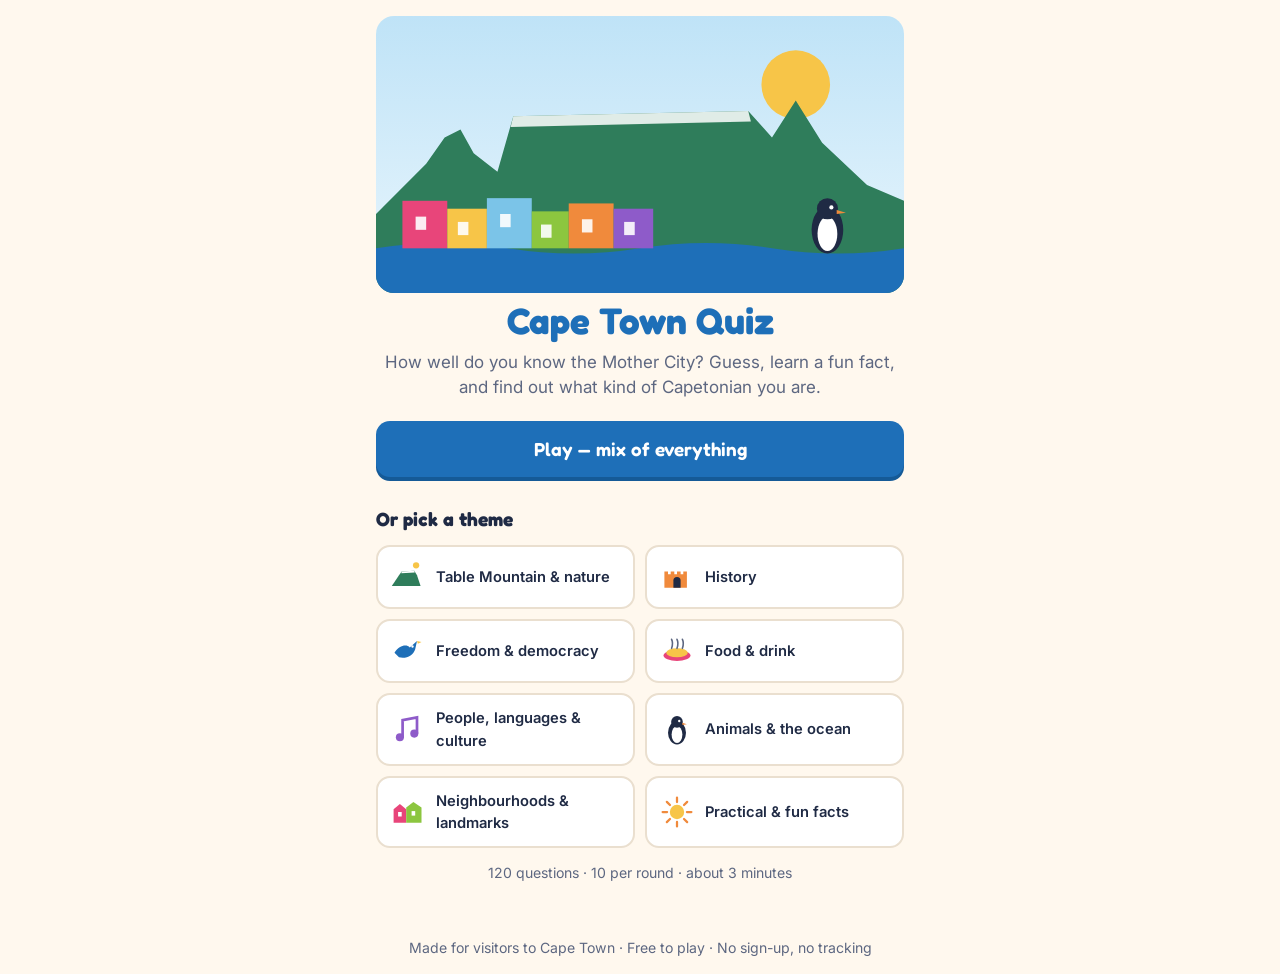
<file: index.html>
<!doctype html>
<html lang="en">
<head>
  <meta charset="utf-8">
  <meta name="viewport" content="width=device-width, initial-scale=1, viewport-fit=cover">
  <title>Cape Town Quiz</title>
  <meta name="description" content="A fun multiple choice quiz for visitors to Cape Town. Play and learn about the Mother City.">
  <meta name="theme-color" content="#1E6FB8">
  <link rel="icon" href="favicon.svg" type="image/svg+xml">
  <link rel="preconnect" href="https://fonts.googleapis.com">
  <link rel="preconnect" href="https://fonts.gstatic.com" crossorigin>
  <link href="https://fonts.googleapis.com/css2?family=Fredoka:wght@500;600;700&family=Inter:wght@400;500;600&display=swap" rel="stylesheet">
  <link rel="stylesheet" href="style.css">
</head>
<body>
  <main id="app" aria-live="polite">

    <!-- START SCREEN -->
    <section id="screen-start" class="screen active">
      <div class="hero">
        <svg class="hero-art" viewBox="0 0 400 210" aria-hidden="true">
          <circle cx="318" cy="52" r="26" fill="var(--sun)"/>
          <!-- Lion's Head, Table Mountain, Devil's Peak -->
          <path d="M0 150 L38 112 L52 92 L64 86 L74 104 L92 118 L104 76 L282 72 L300 92 L318 64 L338 96 L372 128 L400 140 L400 210 L0 210 Z" fill="var(--mountain)"/>
          <path d="M104 76 L282 72 L284 80 L102 84 Z" fill="#fff" opacity=".85"/>
          <!-- sea -->
          <path d="M0 176 Q50 168 100 176 T200 176 T300 176 T400 176 L400 210 L0 210 Z" fill="var(--ocean)"/>
          <!-- Bo-Kaap houses -->
          <g>
            <rect x="20"  y="140" width="34" height="36" fill="var(--pink)"/>
            <rect x="54"  y="146" width="30" height="30" fill="var(--sun)"/>
            <rect x="84"  y="138" width="34" height="38" fill="#7BC4E8"/>
            <rect x="118" y="148" width="28" height="28" fill="var(--lime)"/>
            <rect x="146" y="142" width="34" height="34" fill="var(--orange)"/>
            <rect x="180" y="146" width="30" height="30" fill="var(--purple)"/>
            <g fill="#fff" opacity=".9">
              <rect x="30" y="152" width="8" height="10"/><rect x="62" y="156" width="8" height="10"/>
              <rect x="94" y="150" width="8" height="10"/><rect x="125" y="158" width="8" height="10"/>
              <rect x="156" y="154" width="8" height="10"/><rect x="188" y="156" width="8" height="10"/>
            </g>
          </g>
          <!-- penguin -->
          <g transform="translate(330 140)">
            <ellipse cx="12" cy="22" rx="12" ry="18" fill="var(--ink)"/>
            <ellipse cx="12" cy="25" rx="7.5" ry="13" fill="#fff"/>
            <circle cx="12" cy="6" r="8" fill="var(--ink)"/>
            <circle cx="15" cy="5" r="1.6" fill="#fff"/>
            <path d="M19 7 L26 9 L19 10 Z" fill="var(--orange)"/>
          </g>
        </svg>
        <h1>Cape Town Quiz</h1>
        <p class="lead">How well do you know the Mother City? Guess, learn a fun fact, and find out what kind of Capetonian you are.</p>
      </div>

      <button id="btn-play-mix" class="btn btn-primary btn-big">Play — mix of everything</button>

      <h2 class="section-title">Or pick a theme</h2>
      <div id="theme-list" class="theme-grid"></div>

      <p id="best-score" class="small muted center"></p>
    </section>

    <!-- QUESTION SCREEN -->
    <section id="screen-question" class="screen">
      <header class="q-header">
        <button id="btn-home" class="btn-link" aria-label="Back to start">← Home</button>
        <span id="q-counter" class="small muted"></span>
        <span id="q-score" class="score-pill"></span>
      </header>
      <div class="progress" aria-hidden="true"><div id="progress-bar"></div></div>

      <div class="card">
        <div class="q-meta">
          <span id="q-theme" class="tag"></span>
          <span id="q-level" class="level"></span>
        </div>
        <h2 id="q-text" class="q-text"></h2>
        <div id="answers" class="answers"></div>
      </div>

      <div id="feedback" class="feedback" hidden>
        <p id="feedback-title" class="feedback-title"></p>
        <p class="dyk-label">Did you know?</p>
        <p id="feedback-fact"></p>
        <p id="feedback-tip" class="tip" hidden></p>
        <button id="btn-next" class="btn btn-primary btn-big">Next question →</button>
      </div>
    </section>

    <!-- RESULT SCREEN -->
    <section id="screen-result" class="screen">
      <div class="card center result-card">
        <div id="result-badge" class="badge" aria-hidden="true"></div>
        <p class="small muted">You scored</p>
        <p id="result-score" class="result-score"></p>
        <h2 id="result-title" class="result-title"></h2>
        <p id="result-text"></p>
        <p id="result-best" class="small muted"></p>
      </div>

      <h2 class="section-title">3 things you learned</h2>
      <ol id="result-facts" class="fact-list"></ol>

      <div class="button-stack">
        <button id="btn-again" class="btn btn-primary btn-big">Play again</button>
        <button id="btn-themes" class="btn btn-secondary">Try another theme</button>
        <button id="btn-share" class="btn btn-secondary">Share my score</button>
        <p id="share-msg" class="small muted center" hidden></p>
      </div>
    </section>

  </main>

  <div id="confetti" aria-hidden="true"></div>

  <footer class="footer small muted">
    Made for visitors to Cape Town · Free to play · No sign-up, no tracking
  </footer>

  <script src="questions.js"></script>
  <script src="app.js"></script>
</body>
</html>
</file>
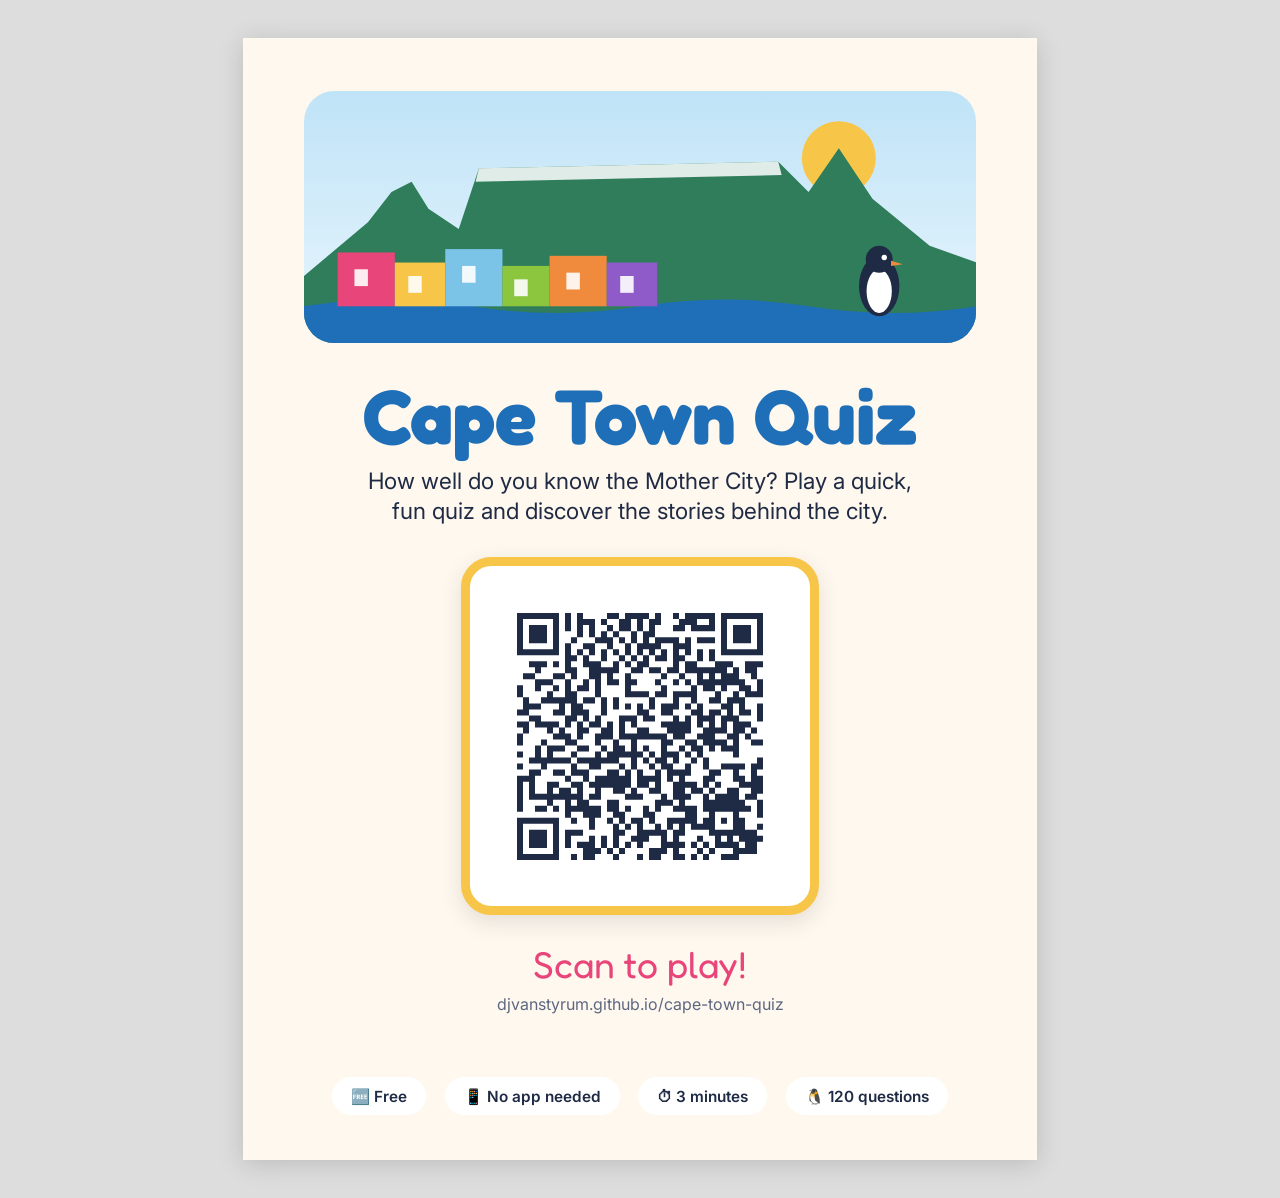
<file: qr/poster.html>
<!doctype html>
<html lang="en">
<head>
  <meta charset="utf-8">
  <meta name="viewport" content="width=device-width, initial-scale=1">
  <title>Cape Town Quiz — Poster</title>
  <link href="https://fonts.googleapis.com/css2?family=Fredoka:wght@600;700&family=Inter:wght@400;600&display=swap" rel="stylesheet">
  <style>
    @page { size: A4; margin: 0; }
    :root { --ink:#1F2A44; --ocean:#1E6FB8; --mountain:#2F7D5B; --pink:#E8457A; --sun:#F7C548; --orange:#F08A3C; --lime:#8CC63F; --purple:#8E5BC9; --bg:#FFF8EE; }
    * { box-sizing: border-box; }
    html, body { margin: 0; background: #ddd; }
    body { font-family: "Inter", system-ui, sans-serif; color: var(--ink); -webkit-print-color-adjust: exact; print-color-adjust: exact; }
    .page {
      width: 210mm; height: 297mm; margin: 10mm auto; background: var(--bg);
      display: flex; flex-direction: column; align-items: center; text-align: center;
      padding: 14mm 16mm 12mm; overflow: hidden; box-shadow: 0 4px 24px rgba(0,0,0,.15);
    }
    .art { width: 100%; border-radius: 8mm; background: linear-gradient(#BFE3F7, #E9F6FD); display: block; }
    h1 { font-family: "Fredoka", sans-serif; font-size: 58pt; line-height: 1; margin: 9mm 0 3mm; color: var(--ocean); }
    .sub { font-size: 17pt; margin: 0 0 8mm; max-width: 150mm; line-height: 1.35; }
    .qr-box { background: #fff; border-radius: 8mm; padding: 6mm; box-shadow: 0 2mm 6mm rgba(31,42,68,.12); border: 2.5mm solid var(--sun); }
    .qr-box img { width: 78mm; height: 78mm; display: block; }
    .scan { font-family: "Fredoka", sans-serif; font-size: 28pt; margin: 7mm 0 2mm; color: var(--pink); }
    .url { font-size: 12pt; color: #5D6781; margin: 0; }
    .points { display: flex; gap: 5mm; margin-top: auto; font-size: 11.5pt; font-weight: 600; }
    .points span { background: #fff; border-radius: 99px; padding: 2.5mm 5mm; }
    @media print {
      html, body { background: none; }
      .page { margin: 0; box-shadow: none; }
    }
    @media screen and (max-width: 820px) {
      .page { width: 100%; height: auto; min-height: 100vh; margin: 0; padding: 16px; }
      h1 { font-size: 40px; } .sub { font-size: 17px; } .scan { font-size: 24px; }
      .qr-box img { width: 240px; height: 240px; }
      .points { flex-wrap: wrap; justify-content: center; margin-top: 24px; }
    }
  </style>
</head>
<body>
  <div class="page">
    <svg class="art" viewBox="0 0 400 150" aria-hidden="true">
      <circle cx="318" cy="40" r="22" fill="#F7C548"/>
      <path d="M0 110 L38 78 L52 60 L64 54 L74 70 L92 82 L104 46 L282 42 L300 60 L318 34 L338 64 L372 92 L400 102 L400 150 L0 150 Z" fill="#2F7D5B"/>
      <path d="M104 46 L282 42 L284 50 L102 54 Z" fill="#fff" opacity=".85"/>
      <path d="M0 128 Q50 120 100 128 T200 128 T300 128 T400 128 L400 150 L0 150 Z" fill="#1E6FB8"/>
      <rect x="20" y="96" width="34" height="32" fill="#E8457A"/><rect x="54" y="102" width="30" height="26" fill="#F7C548"/>
      <rect x="84" y="94" width="34" height="34" fill="#7BC4E8"/><rect x="118" y="104" width="28" height="24" fill="#8CC63F"/>
      <rect x="146" y="98" width="34" height="30" fill="#F08A3C"/><rect x="180" y="102" width="30" height="26" fill="#8E5BC9"/>
      <g fill="#fff" opacity=".9"><rect x="30" y="106" width="8" height="10"/><rect x="62" y="110" width="8" height="10"/><rect x="94" y="104" width="8" height="10"/><rect x="125" y="112" width="8" height="10"/><rect x="156" y="108" width="8" height="10"/><rect x="188" y="110" width="8" height="10"/></g>
      <g transform="translate(330 94)"><ellipse cx="12" cy="22" rx="12" ry="18" fill="#1F2A44"/><ellipse cx="12" cy="25" rx="7.5" ry="13" fill="#fff"/><circle cx="12" cy="6" r="8" fill="#1F2A44"/><circle cx="15" cy="5" r="1.6" fill="#fff"/><path d="M19 7 L26 9 L19 10 Z" fill="#F08A3C"/></g>
    </svg>

    <h1>Cape Town Quiz</h1>
    <p class="sub">How well do you know the Mother City? Play a quick, fun quiz and discover the stories behind the city.</p>

    <div class="qr-box"><img src="cape-town-quiz-qr.svg" alt="QR code to play the Cape Town Quiz"></div>
    <p class="scan">Scan to play!</p>
    <p class="url">djvanstyrum.github.io/cape-town-quiz</p>

    <div class="points">
      <span>🆓 Free</span><span>📱 No app needed</span><span>⏱ 3 minutes</span><span>🐧 120 questions</span>
    </div>
  </div>
</body>
</html>
</file>
<file: style.css>
/* Cape Town Quiz — colours inspired by Bo-Kaap houses, the ocean and fynbos */
:root {
  --bg: #FFF8EE;
  --card: #FFFFFF;
  --ink: #1F2A44;
  --muted: #5D6781;
  --line: #EADFCF;
  --ocean: #1E6FB8;
  --ocean-dark: #155A97;
  --mountain: #2F7D5B;
  --pink: #E8457A;
  --sun: #F7C548;
  --orange: #F08A3C;
  --lime: #8CC63F;
  --purple: #8E5BC9;
  --right: #1F9D55;
  --right-bg: #E3F6EA;
  --wrong: #D63A3A;
  --wrong-bg: #FCE6E6;
  --radius: 18px;
  --shadow: 0 6px 20px rgba(31, 42, 68, .08);
}

* { box-sizing: border-box; }

html, body { margin: 0; }

body {
  background: var(--bg);
  color: var(--ink);
  font-family: "Inter", system-ui, -apple-system, "Segoe UI", sans-serif;
  font-size: 17px;
  line-height: 1.5;
  -webkit-font-smoothing: antialiased;
  min-height: 100vh;
  display: flex;
  flex-direction: column;
}

#app {
  width: 100%;
  max-width: 560px;
  margin: 0 auto;
  padding: 16px 16px 24px;
  flex: 1;
}

h1, h2, .result-score, .btn, .tag, .score-pill {
  font-family: "Fredoka", "Inter", system-ui, sans-serif;
}

h1 { font-size: 2.3rem; line-height: 1.1; margin: 8px 0 8px; color: var(--ocean); }
.lead { margin: 0 0 20px; color: var(--muted); }
.section-title { font-size: 1.2rem; margin: 28px 0 12px; }
.small { font-size: .88rem; }
.muted { color: var(--muted); }
.center { text-align: center; }

/* Screens */
.screen { display: none; animation: fadeIn .25s ease; }
.screen.active { display: block; }
@keyframes fadeIn { from { opacity: 0; transform: translateY(6px); } to { opacity: 1; transform: none; } }

/* Hero */
.hero { text-align: center; }
.hero-art { width: 100%; height: auto; display: block; border-radius: var(--radius); background: linear-gradient(#BFE3F7, #E9F6FD); }

/* Buttons */
.btn {
  display: block;
  width: 100%;
  border: 0;
  border-radius: 14px;
  padding: 14px 18px;
  font-size: 1.08rem;
  font-weight: 600;
  cursor: pointer;
  transition: transform .08s ease, background .15s ease, box-shadow .15s ease;
  -webkit-tap-highlight-color: transparent;
}
.btn:active { transform: scale(.98); }
.btn:focus-visible, .answer:focus-visible, .theme-card:focus-visible, .btn-link:focus-visible { outline: 3px solid var(--sun); outline-offset: 2px; }
.btn-primary { background: var(--ocean); color: #fff; box-shadow: 0 4px 0 var(--ocean-dark); }
.btn-primary:hover { background: var(--ocean-dark); }
.btn-secondary { background: #fff; color: var(--ocean); border: 2px solid var(--ocean); }
.btn-secondary:hover { background: #EEF5FC; }
.btn-big { padding: 17px 18px; font-size: 1.18rem; }
.btn-link { background: none; border: 0; color: var(--ocean); font-weight: 600; font-size: .95rem; cursor: pointer; padding: 6px 0; }

/* Theme cards */
.theme-grid { display: grid; grid-template-columns: 1fr 1fr; gap: 10px; }
.theme-card {
  display: flex; align-items: center; gap: 10px;
  background: var(--card);
  border: 2px solid var(--line);
  border-radius: 14px;
  padding: 12px;
  text-align: left;
  font: inherit; font-size: .92rem; font-weight: 600; color: var(--ink);
  cursor: pointer;
  transition: border-color .15s ease, transform .08s ease;
  min-height: 64px;
}
.theme-card:hover { border-color: var(--ocean); }
.theme-card:active { transform: scale(.98); }
.theme-card svg { flex: none; width: 36px; height: 36px; }

/* Question screen */
.q-header { display: flex; align-items: center; justify-content: space-between; gap: 8px; }
.score-pill { background: var(--sun); color: var(--ink); border-radius: 999px; padding: 3px 12px; font-weight: 600; font-size: .95rem; }
.progress { height: 8px; background: var(--line); border-radius: 999px; overflow: hidden; margin: 10px 0 16px; }
#progress-bar { height: 100%; width: 0; background: linear-gradient(90deg, var(--pink), var(--orange), var(--sun)); transition: width .3s ease; }

.card { background: var(--card); border-radius: var(--radius); padding: 20px; box-shadow: var(--shadow); }
.q-meta { display: flex; justify-content: space-between; align-items: center; gap: 8px; margin-bottom: 8px; }
.tag { background: #EEF5FC; color: var(--ocean); border-radius: 999px; padding: 3px 10px; font-size: .82rem; font-weight: 600; }
.level { font-size: .82rem; color: var(--muted); white-space: nowrap; }
.q-text { font-size: 1.35rem; line-height: 1.3; margin: 4px 0 18px; }

.answers { display: grid; gap: 10px; }
.answer {
  display: flex; align-items: center; gap: 12px;
  width: 100%;
  background: #fff;
  border: 2px solid var(--line);
  border-radius: 14px;
  padding: 13px 14px;
  font: inherit; font-size: 1.02rem; color: var(--ink); text-align: left;
  cursor: pointer;
  transition: border-color .15s ease, background .15s ease;
  min-height: 56px;
}
.answer:hover:not(:disabled) { border-color: var(--ocean); background: #F6FAFE; }
.answer .letter {
  flex: none; width: 30px; height: 30px; border-radius: 50%;
  display: grid; place-items: center;
  background: var(--bg); font-weight: 600; font-size: .9rem; color: var(--muted);
}
.answer:disabled { cursor: default; }
.answer.correct { border-color: var(--right); background: var(--right-bg); }
.answer.correct .letter { background: var(--right); color: #fff; }
.answer.wrong { border-color: var(--wrong); background: var(--wrong-bg); }
.answer.wrong .letter { background: var(--wrong); color: #fff; }
.answer.faded { opacity: .55; }

/* Feedback */
.feedback { margin-top: 16px; background: #FFF3D6; border-radius: var(--radius); padding: 18px 20px 20px; animation: fadeIn .25s ease; }
.feedback-title { font-family: "Fredoka", sans-serif; font-size: 1.3rem; font-weight: 600; margin: 0 0 6px; }
.feedback-title.good { color: var(--right); }
.feedback-title.bad { color: var(--wrong); }
.dyk-label { font-weight: 600; margin: 0; color: var(--orange); font-size: .9rem; text-transform: uppercase; letter-spacing: .04em; }
#feedback-fact { margin: 4px 0 12px; }
.tip { background: #fff; border-left: 4px solid var(--mountain); border-radius: 8px; padding: 10px 12px; margin: 0 0 16px; font-size: .95rem; }
.tip strong { color: var(--mountain); }

/* Result */
.result-card { padding-top: 26px; }
.badge { width: 96px; height: 96px; margin: 0 auto 8px; }
.result-score { font-size: 3rem; font-weight: 700; margin: 0; color: var(--ocean); line-height: 1.1; }
.result-title { font-size: 1.6rem; margin: 6px 0 6px; color: var(--pink); }
.fact-list { padding-left: 22px; margin: 0; }
.fact-list li { background: var(--card); border-radius: 12px; padding: 12px 14px; margin-bottom: 10px; box-shadow: var(--shadow); }
.fact-list li::marker { font-family: "Fredoka", sans-serif; font-weight: 600; color: var(--orange); }
.fact-list .fq { font-weight: 600; display: block; margin-bottom: 4px; }
.fact-list .fa { color: var(--right); font-weight: 600; }
.button-stack { display: grid; gap: 10px; margin-top: 22px; }

.footer { text-align: center; padding: 16px; }

/* Confetti */
#confetti { position: fixed; inset: 0; pointer-events: none; overflow: hidden; z-index: 10; }
.confetti-bit { position: absolute; top: -12px; width: 9px; height: 14px; border-radius: 2px; animation: fall 1.4s ease-in forwards; }
@keyframes fall {
  to { transform: translateY(105vh) rotate(540deg); opacity: .9; }
}

@media (prefers-reduced-motion: reduce) {
  *, *::before, *::after { animation: none !important; transition: none !important; }
  #confetti { display: none; }
}

@media (max-width: 360px) {
  .theme-grid { grid-template-columns: 1fr; }
  h1 { font-size: 2rem; }
}
</file>
